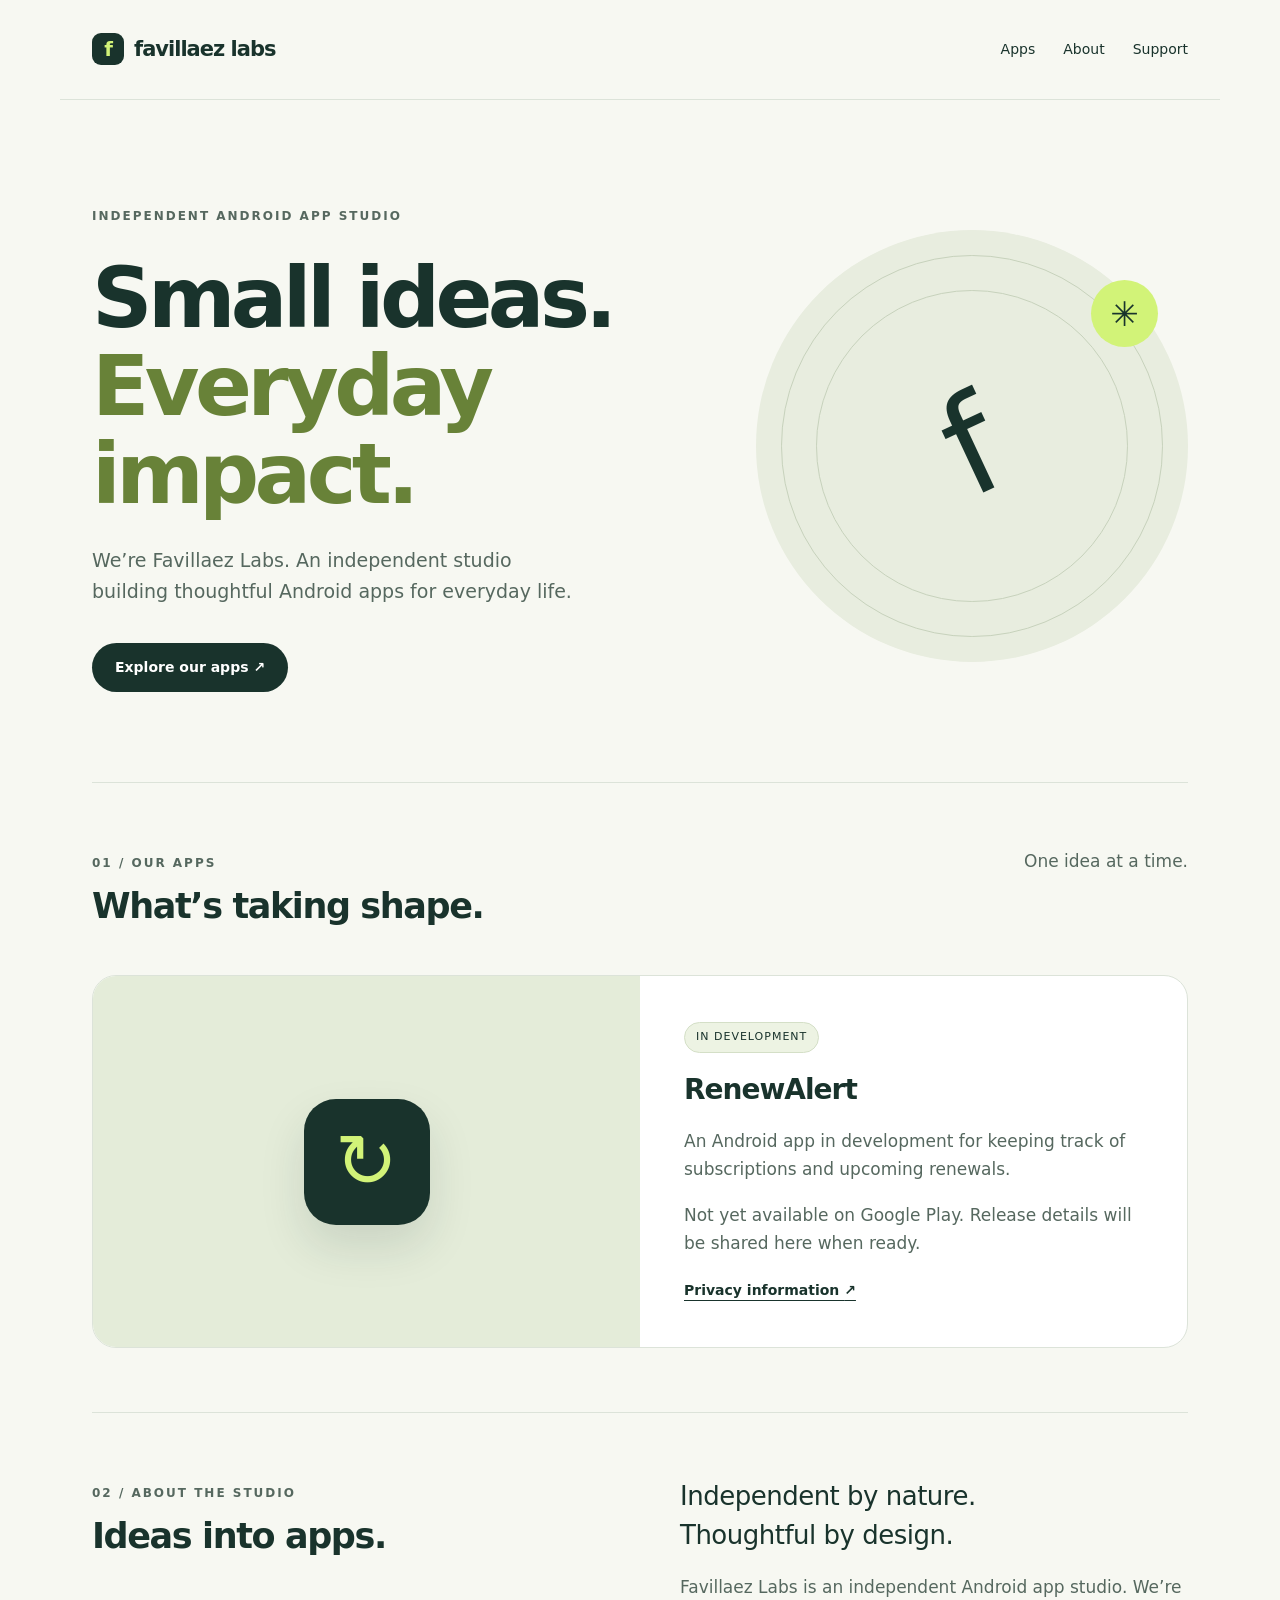
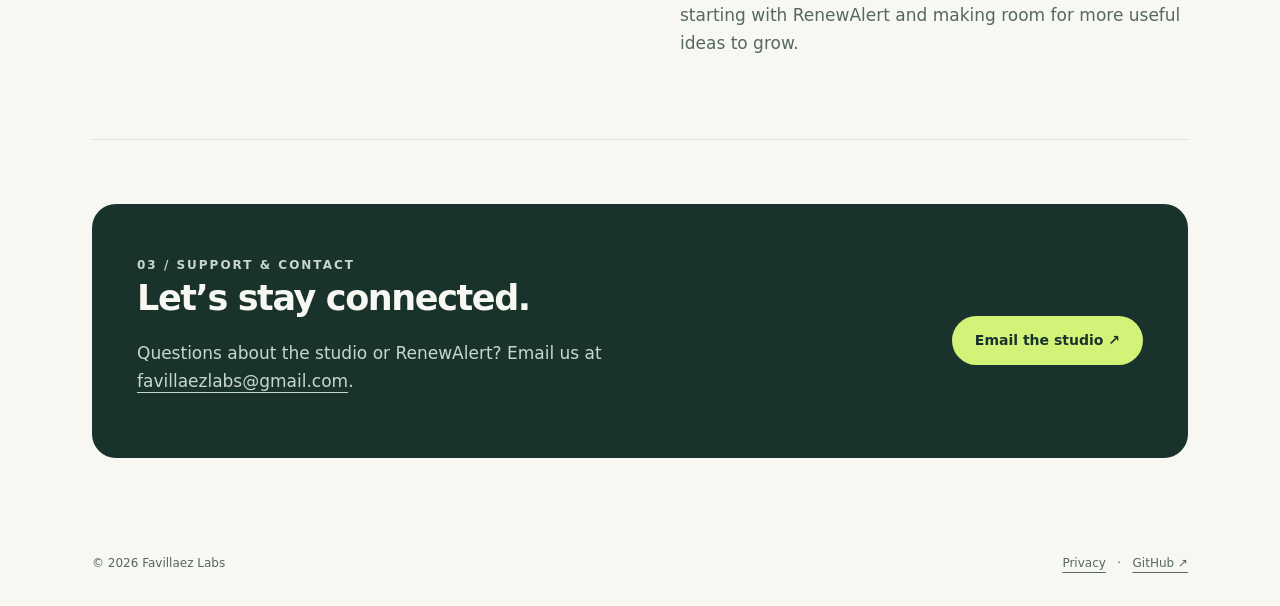
<file: index.html>
<!doctype html><html lang="en"><head><meta charset="utf-8"><meta name="viewport" content="width=device-width, initial-scale=1"><meta name="description" content="Independent Android app studio. Discover RenewAlert, currently in development, and follow what comes next at Favillaez Labs."><meta name="theme-color" content="#19332c"><title>Favillaez Labs — Independent Android App Studio</title><link rel="icon" href="favicon.svg" type="image/svg+xml"><link rel="stylesheet" href="styles.css"></head><body><a class="skip" href="#main">Skip to content</a><header><a class="brand" href="index.html"><span class="mark" aria-hidden="true">f</span>favillaez labs</a><nav aria-label="Main navigation"><a href="index.html#apps">Apps</a><a href="index.html#about">About</a><a href="index.html#support">Support</a></nav></header><main id="main"><section class="hero"><div><span class="eyebrow">Independent Android app studio</span><h1>Small ideas.<br><em>Everyday impact.</em></h1><p class="intro">We’re Favillaez Labs. An independent studio building thoughtful Android apps for everyday life.</p><a class="button" href="#apps">Explore our apps <span aria-hidden="true">↗</span></a></div><div class="art" aria-hidden="true"><span class="glyph">f</span><span class="spark">✳</span></div></section><section id="apps" class="section"><div class="section-top"><div><span class="eyebrow">01 / Our apps</span><h2>What’s taking shape.</h2></div><span class="muted">One idea at a time.</span></div><article class="app-card"><div class="app-art" aria-hidden="true"><div class="app-icon">↻</div></div><div class="app-copy"><span class="badge">In development</span><h3>RenewAlert</h3><p class="muted">An Android app in development for keeping track of subscriptions and upcoming renewals.</p><p class="muted">Not yet available on Google Play. Release details will be shared here when ready.</p><a class="text-link" href="privacy/renewalert/">Privacy information <span aria-hidden="true">↗</span></a></div></article></section><section id="about" class="section split"><div><span class="eyebrow">02 / About the studio</span><h2>Ideas into apps.</h2></div><div><p class="large">Independent by nature.<br>Thoughtful by design.</p><p class="muted">Favillaez Labs is an independent Android app studio. We’re starting with RenewAlert and making room for more useful ideas to grow.</p></div></section><section id="support" class="section"><div class="contact"><div><span class="eyebrow" style="color:#c8d6cc">03 / Support &amp; contact</span><h2>Let’s stay connected.</h2><p>Questions about the studio or RenewAlert? Email us at <a href="mailto:favillaezlabs@gmail.com">favillaezlabs@gmail.com</a>.</p></div><a class="button" href="mailto:favillaezlabs@gmail.com">Email the studio ↗</a></div></section></main><footer><span>© 2026 Favillaez Labs</span><span><a href="privacy/">Privacy</a> &nbsp; · &nbsp; <a href="https://github.com/favillaez-cmyk">GitHub ↗</a></span></footer></body></html>
</file>
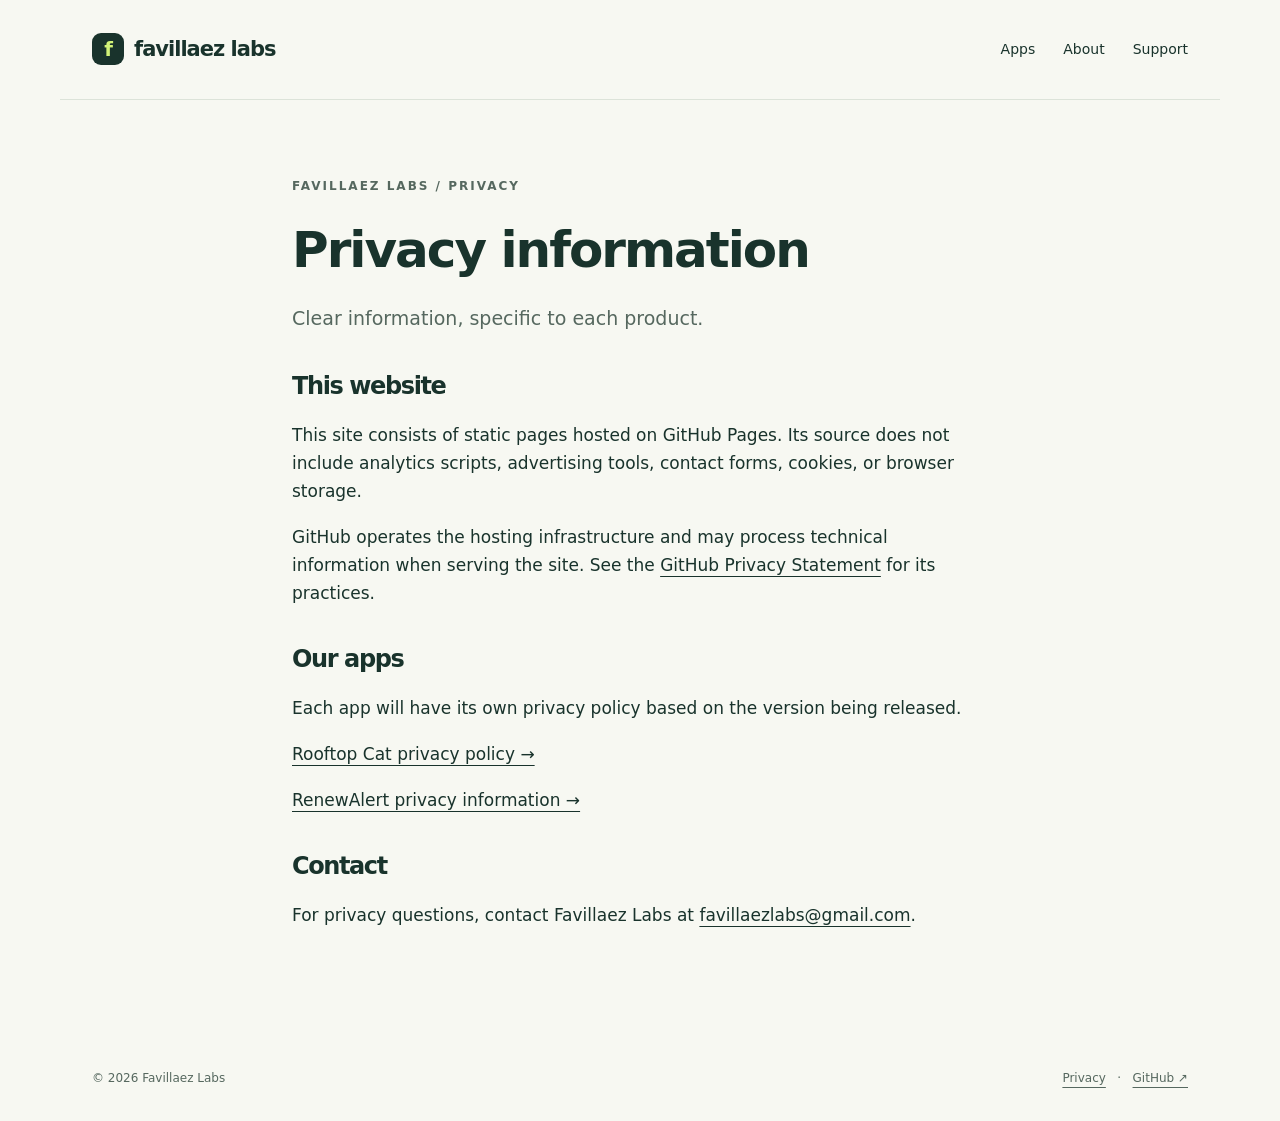
<file: privacy/index.html>
<!doctype html><html lang="en"><head><meta charset="utf-8"><meta name="viewport" content="width=device-width, initial-scale=1"><meta name="description" content="Website privacy information and app privacy pages for Favillaez Labs."><meta name="theme-color" content="#19332c"><title>Privacy — Favillaez Labs</title><link rel="icon" href="../favicon.svg" type="image/svg+xml"><link rel="stylesheet" href="../styles.css"></head><body><a class="skip" href="#main">Skip to content</a><header><a class="brand" href="../index.html"><span class="mark" aria-hidden="true">f</span>favillaez labs</a><nav aria-label="Main navigation"><a href="../index.html#apps">Apps</a><a href="../index.html#about">About</a><a href="../index.html#support">Support</a></nav></header><main id="main" class="legal"><span class="eyebrow">Favillaez Labs / Privacy</span><h1>Privacy information</h1><p class="intro">Clear information, specific to each product.</p><h2>This website</h2><p>This site consists of static pages hosted on GitHub Pages. Its source does not include analytics scripts, advertising tools, contact forms, cookies, or browser storage.</p><p>GitHub operates the hosting infrastructure and may process technical information when serving the site. See the <a href="https://docs.github.com/en/site-policy/privacy-policies/github-privacy-statement">GitHub Privacy Statement</a> for its practices.</p><h2>Our apps</h2><p>Each app will have its own privacy policy based on the version being released.</p><p><a href="rooftop-cat/">Rooftop Cat privacy policy →</a></p><p><a href="renewalert/">RenewAlert privacy information →</a></p><h2>Contact</h2><p>For privacy questions, contact Favillaez Labs at <a href="mailto:favillaezlabs@gmail.com">favillaezlabs@gmail.com</a>.</p></main><footer><span>© 2026 Favillaez Labs</span><span><a href="../privacy/">Privacy</a> &nbsp; · &nbsp; <a href="https://github.com/favillaez-cmyk">GitHub ↗</a></span></footer></body></html>
</file>
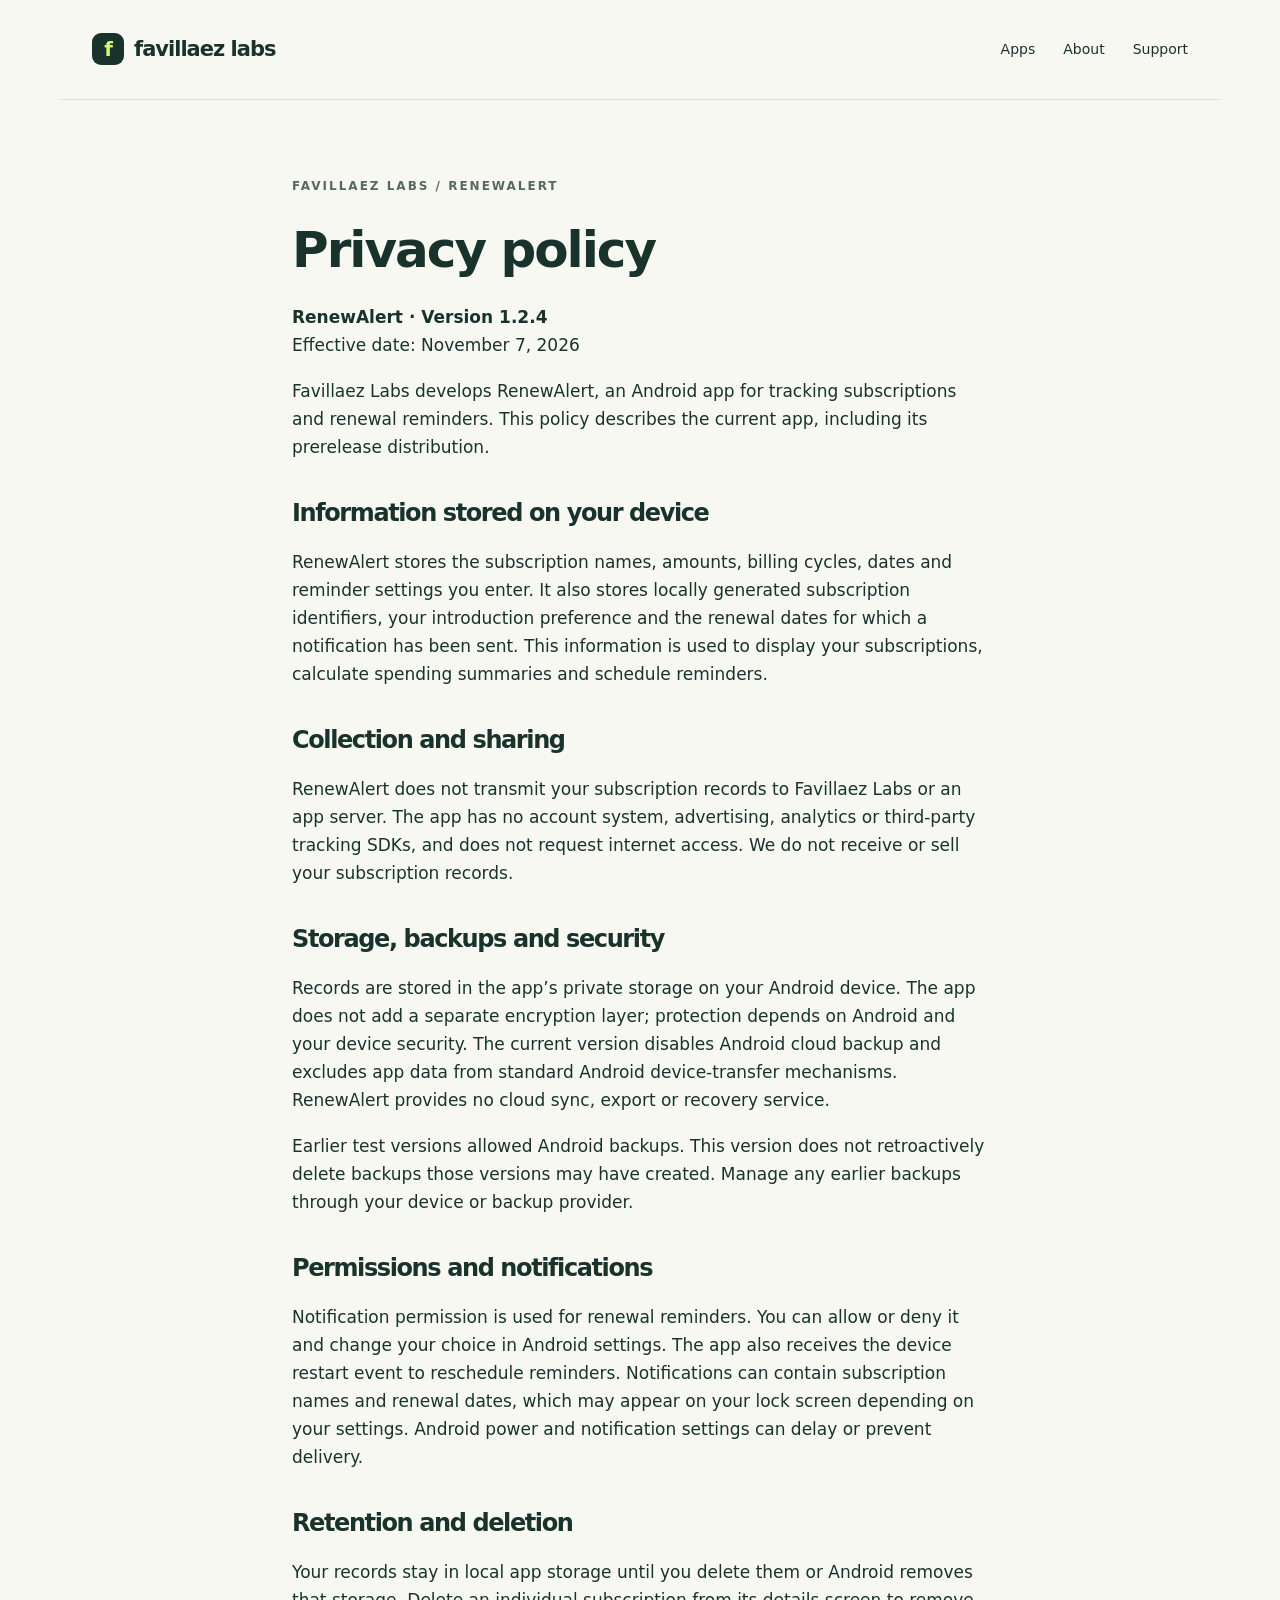
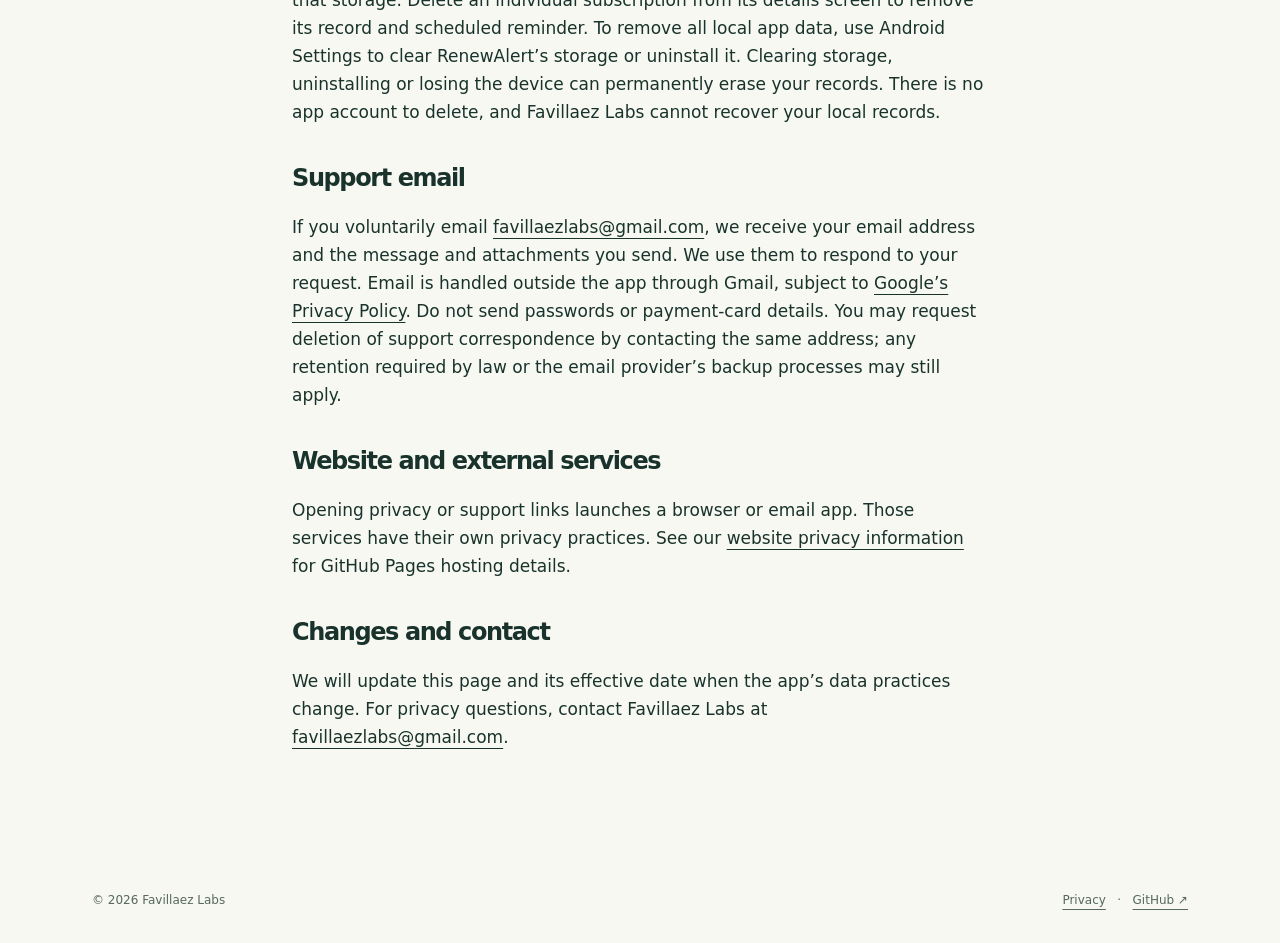
<file: privacy/renewalert/index.html>
<!doctype html><html lang="en"><head><meta charset="utf-8"><meta name="viewport" content="width=device-width, initial-scale=1"><meta name="description" content="Privacy policy for RenewAlert by Favillaez Labs, including local storage, permissions and deletion."><meta name="theme-color" content="#19332c"><title>RenewAlert Privacy — Favillaez Labs</title><link rel="icon" href="../../favicon.svg" type="image/svg+xml"><link rel="stylesheet" href="../../styles.css"></head><body><a class="skip" href="#main">Skip to content</a><header><a class="brand" href="../../index.html"><span class="mark" aria-hidden="true">f</span>favillaez labs</a><nav aria-label="Main navigation"><a href="../../index.html#apps">Apps</a><a href="../../index.html#about">About</a><a href="../../index.html#support">Support</a></nav></header><main id="main" class="legal"><span class="eyebrow">Favillaez Labs / RenewAlert</span><h1>Privacy policy</h1><p><strong>RenewAlert · Version 1.2.4</strong><br>Effective date: November 7, 2026</p><p>Favillaez Labs develops RenewAlert, an Android app for tracking subscriptions and renewal reminders. This policy describes the current app, including its prerelease distribution.</p><h2>Information stored on your device</h2><p>RenewAlert stores the subscription names, amounts, billing cycles, dates and reminder settings you enter. It also stores locally generated subscription identifiers, your introduction preference and the renewal dates for which a notification has been sent. This information is used to display your subscriptions, calculate spending summaries and schedule reminders.</p><h2>Collection and sharing</h2><p>RenewAlert does not transmit your subscription records to Favillaez Labs or an app server. The app has no account system, advertising, analytics or third-party tracking SDKs, and does not request internet access. We do not receive or sell your subscription records.</p><h2>Storage, backups and security</h2><p>Records are stored in the app’s private storage on your Android device. The app does not add a separate encryption layer; protection depends on Android and your device security. The current version disables Android cloud backup and excludes app data from standard Android device-transfer mechanisms. RenewAlert provides no cloud sync, export or recovery service.</p><p>Earlier test versions allowed Android backups. This version does not retroactively delete backups those versions may have created. Manage any earlier backups through your device or backup provider.</p><h2>Permissions and notifications</h2><p>Notification permission is used for renewal reminders. You can allow or deny it and change your choice in Android settings. The app also receives the device restart event to reschedule reminders. Notifications can contain subscription names and renewal dates, which may appear on your lock screen depending on your settings. Android power and notification settings can delay or prevent delivery.</p><h2>Retention and deletion</h2><p>Your records stay in local app storage until you delete them or Android removes that storage. Delete an individual subscription from its details screen to remove its record and scheduled reminder. To remove all local app data, use Android Settings to clear RenewAlert’s storage or uninstall it. Clearing storage, uninstalling or losing the device can permanently erase your records. There is no app account to delete, and Favillaez Labs cannot recover your local records.</p><h2>Support email</h2><p>If you voluntarily email <a href="mailto:favillaezlabs@gmail.com">favillaezlabs@gmail.com</a>, we receive your email address and the message and attachments you send. We use them to respond to your request. Email is handled outside the app through Gmail, subject to <a href="https://policies.google.com/privacy">Google’s Privacy Policy</a>. Do not send passwords or payment-card details. You may request deletion of support correspondence by contacting the same address; any retention required by law or the email provider’s backup processes may still apply.</p><h2>Website and external services</h2><p>Opening privacy or support links launches a browser or email app. Those services have their own privacy practices. See our <a href="../">website privacy information</a> for GitHub Pages hosting details.</p><h2>Changes and contact</h2><p>We will update this page and its effective date when the app’s data practices change. For privacy questions, contact Favillaez Labs at <a href="mailto:favillaezlabs@gmail.com">favillaezlabs@gmail.com</a>.</p></main><footer><span>© 2026 Favillaez Labs</span><span><a href="../../privacy/">Privacy</a> &nbsp; · &nbsp; <a href="https://github.com/favillaez-cmyk">GitHub ↗</a></span></footer></body></html>
</file>
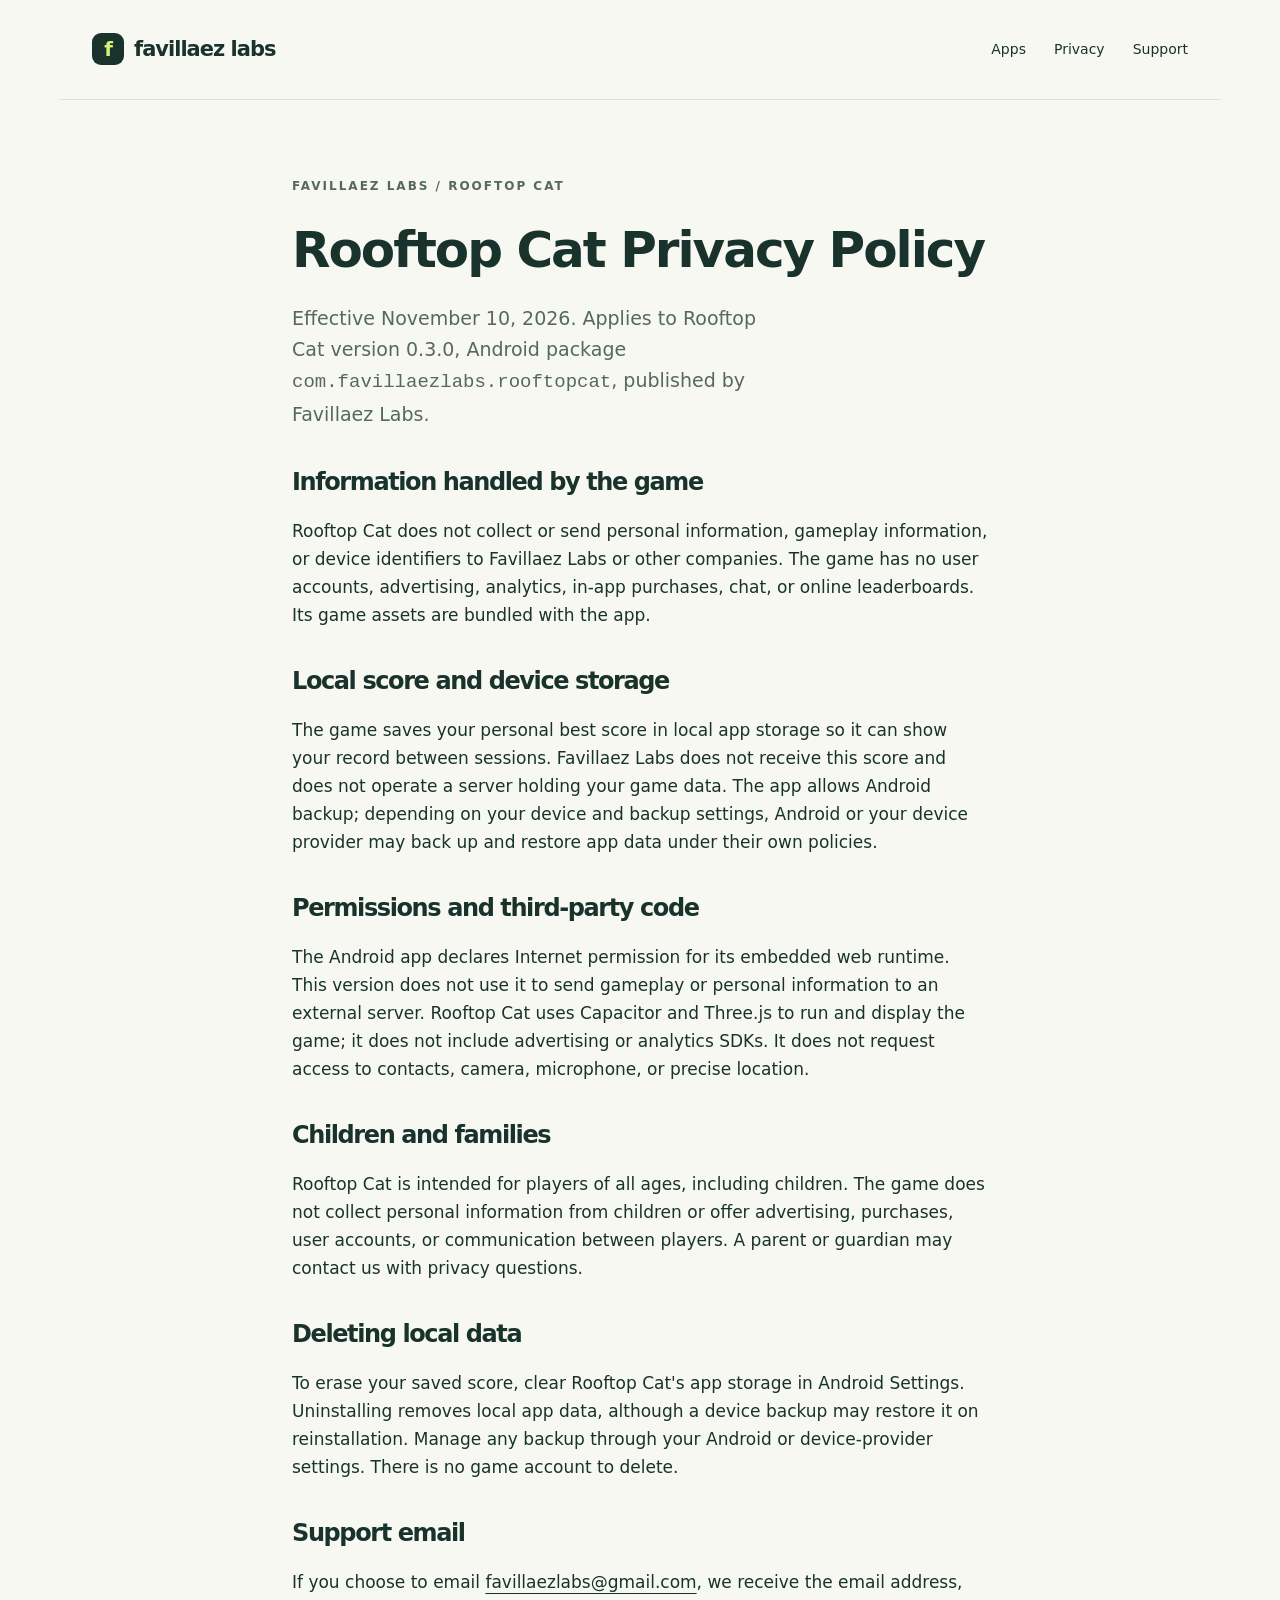
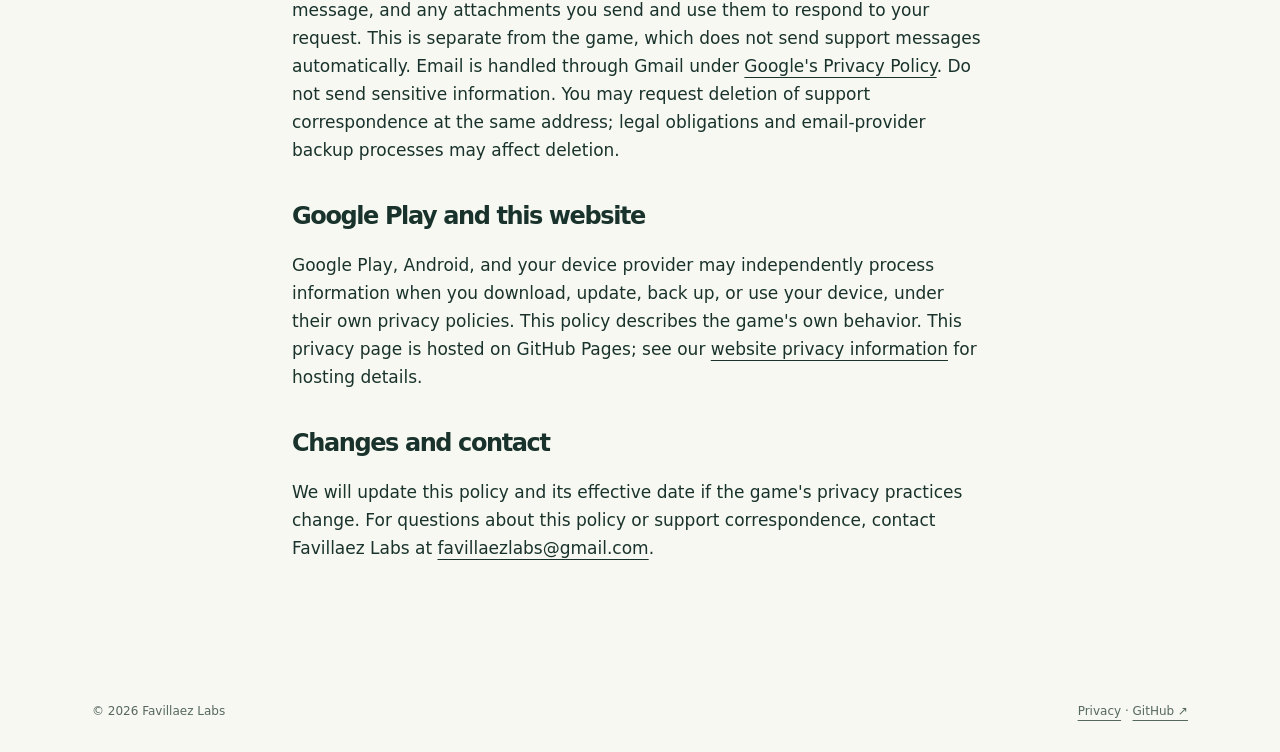
<file: privacy/rooftop-cat/index.html>
<!doctype html>
<html lang="en"><head><meta charset="utf-8"><meta name="viewport" content="width=device-width, initial-scale=1"><meta name="description" content="Privacy policy for Rooftop Cat by Favillaez Labs."><meta name="theme-color" content="#19332c"><title>Rooftop Cat Privacy Policy — Favillaez Labs</title><link rel="icon" href="../../favicon.svg" type="image/svg+xml"><link rel="stylesheet" href="../../styles.css"></head>
<body><a class="skip" href="#main">Skip to content</a><header><a class="brand" href="../../index.html"><span class="mark" aria-hidden="true">f</span>favillaez labs</a><nav aria-label="Main navigation"><a href="../../index.html#apps">Apps</a><a href="../">Privacy</a><a href="mailto:favillaezlabs@gmail.com">Support</a></nav></header>
<main id="main" class="legal"><span class="eyebrow">Favillaez Labs / Rooftop Cat</span><h1>Rooftop Cat Privacy Policy</h1><p class="intro">Effective November 10, 2026. Applies to Rooftop Cat version 0.3.0, Android package <code>com.favillaezlabs.rooftopcat</code>, published by Favillaez Labs.</p>
<h2>Information handled by the game</h2><p>Rooftop Cat does not collect or send personal information, gameplay information, or device identifiers to Favillaez Labs or other companies. The game has no user accounts, advertising, analytics, in-app purchases, chat, or online leaderboards. Its game assets are bundled with the app.</p>
<h2>Local score and device storage</h2><p>The game saves your personal best score in local app storage so it can show your record between sessions. Favillaez Labs does not receive this score and does not operate a server holding your game data. The app allows Android backup; depending on your device and backup settings, Android or your device provider may back up and restore app data under their own policies.</p>
<h2>Permissions and third-party code</h2><p>The Android app declares Internet permission for its embedded web runtime. This version does not use it to send gameplay or personal information to an external server. Rooftop Cat uses Capacitor and Three.js to run and display the game; it does not include advertising or analytics SDKs. It does not request access to contacts, camera, microphone, or precise location.</p>
<h2>Children and families</h2><p>Rooftop Cat is intended for players of all ages, including children. The game does not collect personal information from children or offer advertising, purchases, user accounts, or communication between players. A parent or guardian may contact us with privacy questions.</p>
<h2>Deleting local data</h2><p>To erase your saved score, clear Rooftop Cat's app storage in Android Settings. Uninstalling removes local app data, although a device backup may restore it on reinstallation. Manage any backup through your Android or device-provider settings. There is no game account to delete.</p>
<h2>Support email</h2><p>If you choose to email <a href="mailto:favillaezlabs@gmail.com">favillaezlabs@gmail.com</a>, we receive the email address, message, and any attachments you send and use them to respond to your request. This is separate from the game, which does not send support messages automatically. Email is handled through Gmail under <a href="https://policies.google.com/privacy">Google's Privacy Policy</a>. Do not send sensitive information. You may request deletion of support correspondence at the same address; legal obligations and email-provider backup processes may affect deletion.</p>
<h2>Google Play and this website</h2><p>Google Play, Android, and your device provider may independently process information when you download, update, back up, or use your device, under their own privacy policies. This policy describes the game's own behavior. This privacy page is hosted on GitHub Pages; see our <a href="../">website privacy information</a> for hosting details.</p>
<h2>Changes and contact</h2><p>We will update this policy and its effective date if the game's privacy practices change. For questions about this policy or support correspondence, contact Favillaez Labs at <a href="mailto:favillaezlabs@gmail.com">favillaezlabs@gmail.com</a>.</p></main>
<footer><span>© 2026 Favillaez Labs</span><span><a href="../">Privacy</a> · <a href="https://github.com/favillaez-cmyk">GitHub ↗</a></span></footer></body></html>
</file>
<file: styles.css>
:root{color-scheme:light;--ink:#19332c;--muted:#56685f;--paper:#f7f8f2;--line:#dce3d9;--accent:#d2f378}*{box-sizing:border-box}html{scroll-behavior:smooth;scroll-padding-top:90px}body{margin:0;background:var(--paper);color:var(--ink);font:17px/1.65 system-ui,-apple-system,BlinkMacSystemFont,"Segoe UI",sans-serif}a{color:inherit;text-underline-offset:5px}a:focus-visible{outline:3px solid #668d23;outline-offset:6px}header,main,footer{max-width:1160px;margin:auto;padding:0 32px}header{display:flex;align-items:center;justify-content:space-between;gap:24px;min-height:100px;border-bottom:1px solid var(--line)}.brand{font-size:21px;font-weight:750;text-decoration:none;letter-spacing:-1px}.mark{display:inline-grid;place-items:center;background:var(--ink);color:var(--accent);width:32px;height:32px;border-radius:9px;margin-right:10px;font-size:20px}nav{display:flex;gap:28px;font-size:14px}nav a{text-decoration:none}nav a:hover{text-decoration:underline}.hero{padding:100px 0 90px;display:grid;grid-template-columns:1.4fr 1fr;gap:60px;align-items:center}.eyebrow{text-transform:uppercase;letter-spacing:2px;font-size:12px;font-weight:700;color:var(--muted)}h1{font-size:clamp(48px,7vw,84px);line-height:1.05;letter-spacing:-.055em;margin:26px 0}h1 em{font-style:normal;color:#688238}.intro{max-width:490px;font-size:19px;color:var(--muted)}.button{display:inline-block;border-radius:99px;padding:13px 23px;background:var(--ink);color:white;text-decoration:none;font-size:14px;font-weight:650;margin-top:18px}.button:hover{background:#345548}.art{aspect-ratio:1;border-radius:50%;background:#e8eddf;display:grid;place-items:center;position:relative}.art:before,.art:after{content:"";position:absolute;border:1px solid #c7d2bc;border-radius:50%;inset:25px}.art:after{inset:60px}.glyph{font-size:135px;font-weight:250;line-height:1;transform:rotate(-25deg);z-index:1}.spark{position:absolute;right:30px;top:50px;background:var(--accent);width:67px;height:67px;border-radius:50%;display:grid;place-items:center;font-size:34px}.section{border-top:1px solid var(--line);padding:64px 0}.section-top{display:flex;justify-content:space-between;align-items:baseline;gap:24px;margin-bottom:28px}h2{font-size:35px;letter-spacing:-1.4px;line-height:1.2;margin:10px 0 20px}h3{font-size:28px;letter-spacing:-1px;margin:14px 0}p{margin:0 0 18px}.muted{color:var(--muted)}.app-card{display:grid;grid-template-columns:1fr 1fr;border:1px solid var(--line);border-radius:24px;overflow:hidden;background:white}.app-art{min-height:310px;background:#e4ecd9;display:grid;place-items:center}.app-icon{width:126px;height:126px;display:grid;place-items:center;border-radius:32px;background:var(--ink);color:var(--accent);font-size:75px;box-shadow:0 22px 45px #19332c20}.app-copy{padding:44px}.badge{display:inline-block;font-size:11px;letter-spacing:1px;text-transform:uppercase;background:#edf3e3;border:1px solid #d4dfc7;padding:5px 11px;border-radius:99px}.text-link{font-size:14px;font-weight:650}.split{display:grid;grid-template-columns:1fr 1fr;gap:80px}.large{font-size:26px;line-height:1.5;letter-spacing:-.5px}.contact{background:var(--ink);color:#f7f8f2;padding:45px;border-radius:24px;display:flex;justify-content:space-between;align-items:center;gap:30px}.contact h2{margin-top:0}.contact p{color:#c8d6cc;max-width:550px}.contact .button{background:var(--accent);color:var(--ink);white-space:nowrap}footer{padding-top:32px;padding-bottom:32px;display:flex;justify-content:space-between;font-size:12px;color:var(--muted)}.legal{max-width:760px;padding-top:70px;padding-bottom:90px}.legal h1{font-size:50px;letter-spacing:-2px}.legal h2{font-size:24px;margin-top:38px}.notice{border-left:3px solid #8ea958;padding:18px 22px;background:#eaf0e2;margin:30px 0}.skip{position:absolute;left:10px;top:-100px;background:white;padding:10px}.skip:focus{top:10px}@media(max-width:700px){header,main,footer{padding-left:22px;padding-right:22px}header{flex-wrap:wrap;gap:10px;padding-top:20px;padding-bottom:20px}nav{gap:20px}.hero{grid-template-columns:1fr;padding:60px 0;gap:35px}h1{letter-spacing:-.045em}.art{width:70%;max-width:300px;justify-self:center}.glyph{font-size:110px}.split,.app-card{grid-template-columns:1fr;gap:0}.app-copy{padding:28px}.app-art{min-height:220px}.section{padding:45px 0}.section-top{display:block}.split{gap:20px}.contact{padding:28px;display:block}.contact .button{margin-top:0}footer{gap:20px;flex-wrap:wrap}.legal h1{font-size:40px}}@media(prefers-reduced-motion:reduce){html{scroll-behavior:auto}}
</file>
